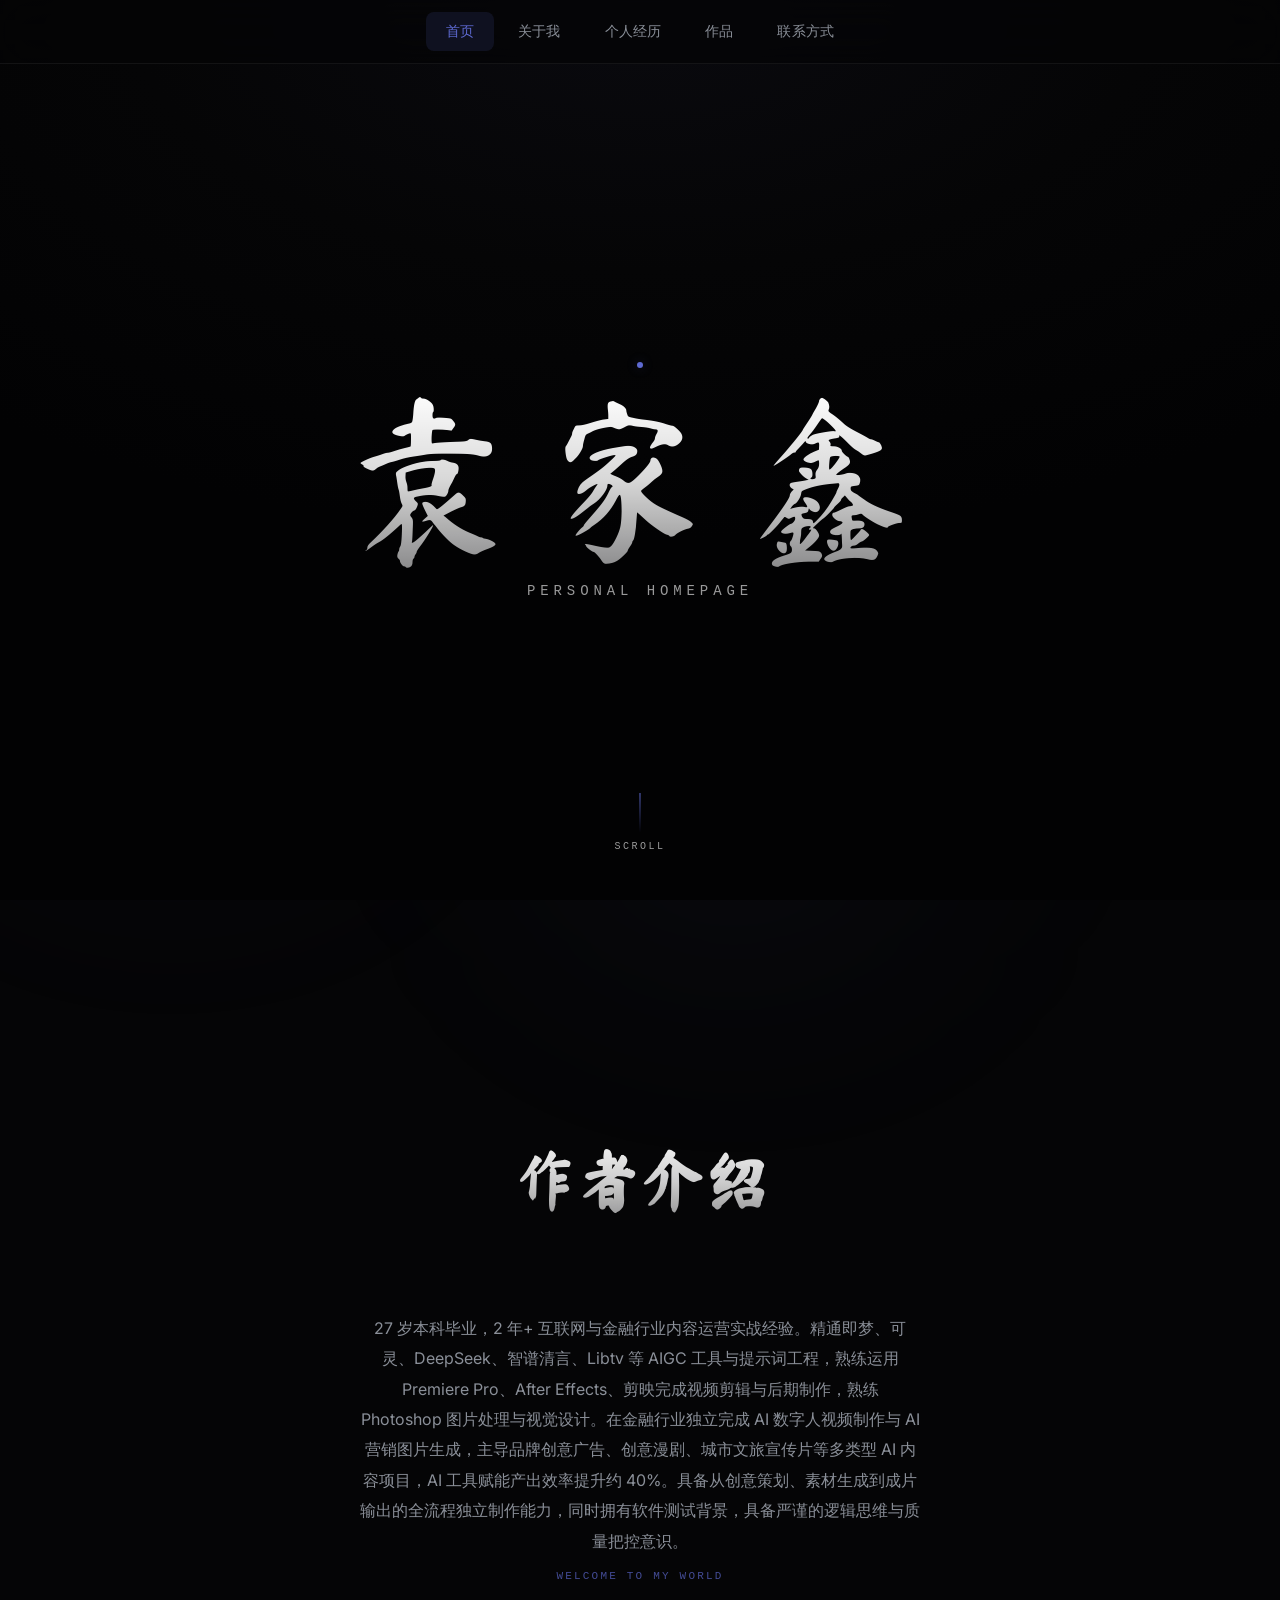
<file: index.html>
<!DOCTYPE html>
<html lang="zh-CN">
<head>
    <meta charset="UTF-8">
    <meta name="viewport" content="width=device-width, initial-scale=1.0">
    <title>袁家鑫 — 个人主页</title>

    <!-- Font preconnects -->
    <link rel="preconnect" href="https://fonts.googleapis.com">
    <link rel="preconnect" href="https://fonts.gstatic.com" crossorigin>

    <!-- Shared styles -->
    <link rel="stylesheet" href="assets/styles/main.css">

    <!-- Page-specific styles -->
    <style>
        /* ========== Hero Section ========== */
        .hero {
            position: relative;
            z-index: 2;
            width: 100%;
            min-height: 100vh;
            display: flex;
            flex-direction: column;
            align-items: center;
            justify-content: center;
            padding: var(--nav-height) 24px 0;
        }

        .hero-name {
            font-family: var(--font-display);
            font-size: clamp(100px, 16vw, 180px);
            font-weight: normal;
            letter-spacing: 0.12em;
            line-height: 1;
            user-select: none;
            /* Vertical gradient text */
            background: linear-gradient(to bottom, #ffffff 0%, rgba(255,255,255,0.85) 50%, rgba(255,255,255,0.55) 100%);
            -webkit-background-clip: text;
            background-clip: text;
            -webkit-text-fill-color: transparent;
        }

        .hero-subtitle {
            font-family: var(--font-mono);
            font-size: clamp(12px, 1.5vw, 14px);
            color: var(--foreground-subtle);
            letter-spacing: 0.35em;
            text-transform: uppercase;
            margin-top: 12px;
            user-select: none;
        }

        /* Hero accent dot */
        .hero-accent {
            width: 6px;
            height: 6px;
            border-radius: 50%;
            background: var(--accent);
            margin-bottom: 20px;
            box-shadow: 0 0 12px var(--accent-glow);
        }

        /* Scroll indicator */
        .scroll-indicator {
            position: absolute;
            bottom: 48px;
            left: 50%;
            transform: translateX(-50%);
            z-index: 3;
            display: flex;
            flex-direction: column;
            align-items: center;
            gap: 8px;
            cursor: pointer;
            background: none;
            border: none;
            color: inherit;
            font-family: inherit;
            -webkit-tap-highlight-color: transparent;
        }

        .scroll-line {
            width: 1px;
            height: 40px;
            background: linear-gradient(to bottom, var(--accent), transparent);
            animation: scrollPulse 2.5s ease-in-out infinite;
        }

        @keyframes scrollPulse {
            0%, 100% { opacity: 0.3; transform: scaleY(0.6); transform-origin: top; }
            50%      { opacity: 1;   transform: scaleY(1);   transform-origin: top; }
        }

        .scroll-label {
            font-family: var(--font-mono);
            font-size: 10px;
            color: var(--foreground-subtle);
            letter-spacing: 0.25em;
            text-transform: uppercase;
        }

        /* ========== Video Section ========== */
        .video-section {
            position: relative;
            z-index: 2;
            width: 100%;
            min-height: 100vh;
            display: flex;
            flex-direction: column;
            align-items: center;
            justify-content: center;
            padding: calc(var(--nav-height) + 48px) 24px 96px;
        }

        .section-title {
            font-family: var(--font-display);
            font-size: clamp(40px, 6vw, 64px);
            text-align: center;
            margin-bottom: 48px;
            background: linear-gradient(to bottom, #ffffff 0%, rgba(255,255,255,0.80) 50%, rgba(255,255,255,0.50) 100%);
            -webkit-background-clip: text;
            background-clip: text;
            -webkit-text-fill-color: transparent;
        }

        /* Video wrapper card */
        .video-wrapper {
            position: relative;
            width: 100%;
            max-width: 800px;
            border-radius: var(--radius-xl);
            overflow: hidden;
            background: #000;
            border: 1px solid var(--border-default);
            box-shadow:
                0 0 0 1px rgba(255,255,255,0.04),
                0 4px 24px rgba(0,0,0,0.4),
                0 0 60px rgba(0,0,0,0.3);
            transition:
                border-color var(--duration-normal) var(--ease-expo),
                box-shadow var(--duration-normal) var(--ease-expo);
        }

        .video-wrapper:hover {
            border-color: var(--border-accent);
            box-shadow:
                0 0 0 1px rgba(94,106,210,0.15),
                0 8px 40px rgba(0,0,0,0.5),
                0 0 80px rgba(94,106,210,0.08);
        }

        /* Gradient accent line at top edge */
        .video-wrapper::before {
            content: '';
            position: absolute;
            top: 0; left: 40px; right: 40px;
            height: 1px;
            background: linear-gradient(90deg, transparent, rgba(94,106,210,0.30), transparent);
            z-index: 5;
            pointer-events: none;
            opacity: 0;
            transition: opacity var(--duration-normal) var(--ease-expo);
        }

        .video-wrapper:hover::before {
            opacity: 1;
        }

        .video-wrapper video {
            display: block;
            width: 100%;
            aspect-ratio: 16 / 9;
            object-fit: cover;
            background: radial-gradient(ellipse at center, rgba(94,106,210,0.04), transparent 70%);
        }

        /* Video caption */
        .video-caption {
            margin-top: 32px;
            text-align: center;
            max-width: 560px;
        }

        .video-caption p {
            font-family: var(--font-ui);
            font-size: 16px;
            color: var(--foreground-muted);
            line-height: 1.9;
        }

        .video-caption .tag-line {
            font-family: var(--font-mono);
            font-size: 11px;
            color: var(--accent);
            letter-spacing: 0.2em;
            display: block;
            margin-top: 12px;
            opacity: 0.7;
        }

        /* ========== Responsive ========== */
        @media (max-width: 767px) {
            .hero-name {
                font-size: clamp(64px, 20vw, 100px);
            }

            .hero-subtitle {
                font-size: 11px;
                letter-spacing: 0.25em;
            }

            .scroll-indicator {
                bottom: 32px;
            }

            .scroll-line {
                height: 28px;
            }

            .video-section {
                padding: calc(var(--nav-height) + 32px) 16px 64px;
            }

            .section-title {
                font-size: clamp(32px, 8vw, 44px);
                margin-bottom: 32px;
            }

            .video-wrapper::before {
                left: 20px; right: 20px;
            }
        }
    </style>
</head>
<body>

    <!-- Skip to content -->
    <a href="#main-content" class="skip-link">跳转到主要内容</a>

    <!-- ==================== Navigation ==================== -->
    <nav class="navbar" aria-label="主导航">
        <div class="nav-inner">
            <a href="index.html" class="nav-link active">首页</a>
            <a href="about.html" class="nav-link">关于我</a>
            <a href="gallery.html" class="nav-link">个人经历</a>
            <a href="works.html" class="nav-link">作品</a>
            <a href="contact.html" class="nav-link">联系方式</a>
        </div>

        <!-- Hamburger toggle (mobile only) -->
        <button class="nav-toggle" aria-label="菜单" aria-expanded="false">
            <svg width="24" height="24" viewBox="0 0 24 24" fill="none" stroke="currentColor" stroke-width="2" stroke-linecap="round">
                <line x1="4" y1="8" x2="20" y2="8"/>
                <line x1="4" y1="12" x2="20" y2="12"/>
                <line x1="4" y1="16" x2="20" y2="16"/>
            </svg>
        </button>
    </nav>

    <!-- Mobile menu dropdown -->
    <div class="nav-mobile-menu" aria-hidden="true">
        <a href="index.html" class="nav-link active">首页</a>
        <a href="about.html" class="nav-link">关于我</a>
        <a href="gallery.html" class="nav-link">个人经历</a>
        <a href="works.html" class="nav-link">作品</a>
        <a href="contact.html" class="nav-link">联系方式</a>
    </div>

    <!-- ==================== Main Content ==================== -->
    <main id="main-content">

        <!-- Hero Section -->
        <section class="hero">
            <div class="hero-parallax" style="display:flex;flex-direction:column;align-items:center;">
                <div class="hero-accent animate-in" style="--delay:0ms;"></div>
                <h1 class="hero-name animate-in" style="--delay:100ms;">袁家鑫</h1>
                <p class="hero-subtitle animate-in" style="--delay:200ms;">Personal Homepage</p>
            </div>

            <!-- Scroll indicator -->
            <button class="scroll-indicator" onclick="document.getElementById('video-section').scrollIntoView({behavior:'smooth'})" aria-label="向下滚动">
                <span class="scroll-line"></span>
                <span class="scroll-label">Scroll</span>
            </button>
        </section>

        <!-- Video Section -->
        <section class="video-section" id="video-section">
            <h2 class="section-title animate-in" style="--delay:0ms;">作者介绍</h2>

            <div class="video-caption animate-in" style="--delay:200ms;">
                <p>27 岁本科毕业，2 年+ 互联网与金融行业内容运营实战经验。精通即梦、可灵、DeepSeek、智谱清言、Libtv 等 AIGC 工具与提示词工程，熟练运用 Premiere Pro、After Effects、剪映完成视频剪辑与后期制作，熟练 Photoshop 图片处理与视觉设计。在金融行业独立完成 AI 数字人视频制作与 AI 营销图片生成，主导品牌创意广告、创意漫剧、城市文旅宣传片等多类型 AI 内容项目，AI 工具赋能产出效率提升约 40%。具备从创意策划、素材生成到成片输出的全流程独立制作能力，同时拥有软件测试背景，具备严谨的逻辑思维与质量把控意识。</p>
                <span class="tag-line">WELCOME TO MY WORLD</span>
            </div>
        </section>

    </main>

    <!-- Shared scripts -->
    <script src="assets/scripts/main.js"></script>
</body>
</html>
</file>
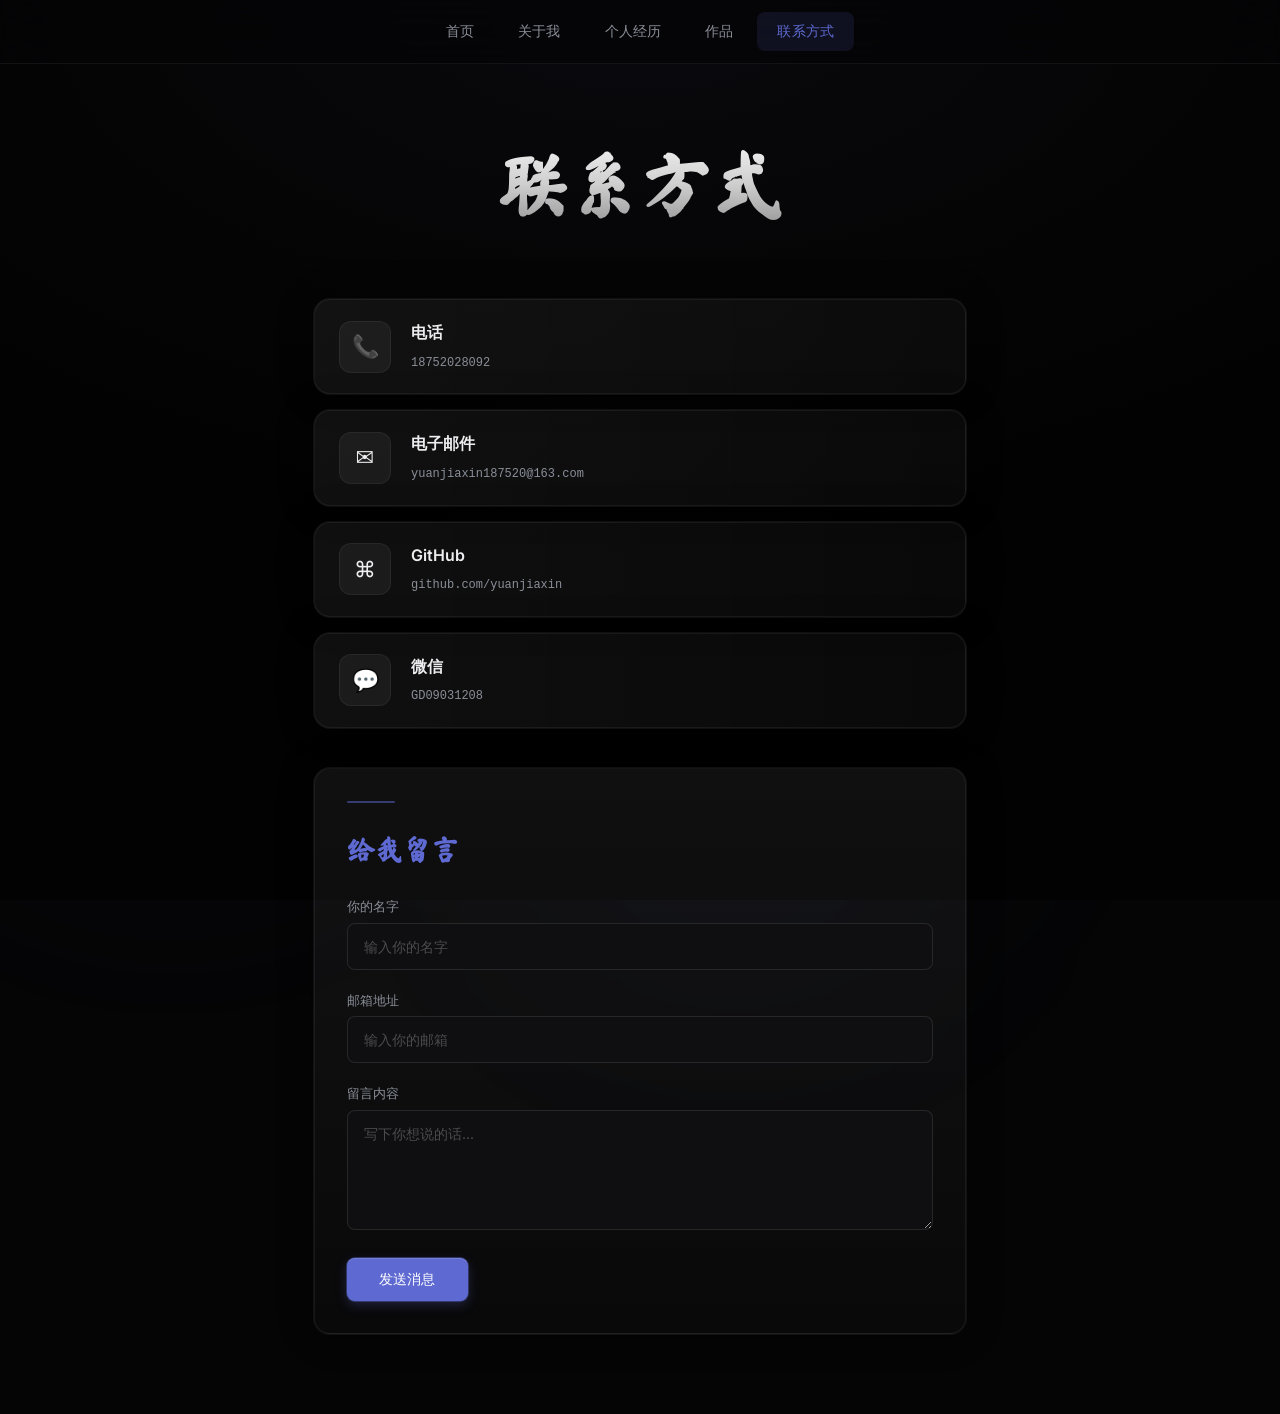
<file: contact.html>
<!DOCTYPE html>
<html lang="zh-CN">
<head>
    <meta charset="UTF-8">
    <meta name="viewport" content="width=device-width, initial-scale=1.0">
    <title>联系方式 — 袁家鑫</title>

    <link rel="preconnect" href="https://fonts.googleapis.com">
    <link rel="preconnect" href="https://fonts.gstatic.com" crossorigin>

    <link rel="stylesheet" href="assets/styles/main.css">

    <style>
        /* ========== Page Layout ========== */
        .contact-content {
            position: relative;
            z-index: 2;
            padding-top: calc(var(--nav-height) + 64px);
            padding-bottom: 80px;
            max-width: 700px;
            margin: 0 auto;
            padding-left: 24px;
            padding-right: 24px;
        }

        .page-title {
            font-family: var(--font-display);
            font-size: clamp(48px, 7vw, 72px);
            text-align: center;
            margin-bottom: 56px;
            background: linear-gradient(to bottom, #ffffff 0%, rgba(255,255,255,0.80) 50%, rgba(255,255,255,0.50) 100%);
            -webkit-background-clip: text;
            background-clip: text;
            -webkit-text-fill-color: transparent;
        }

        /* ========== Contact List ========== */
        .contact-list {
            display: flex;
            flex-direction: column;
            gap: 16px;
            margin-bottom: 40px;
        }

        .contact-card {
            position: relative;
            display: flex;
            align-items: center;
            gap: 20px;
            padding: 20px 24px;
            background: linear-gradient(to right, rgba(255,255,255,0.06), rgba(255,255,255,0.03));
            border: 1px solid var(--border-default);
            border-radius: var(--radius-xl);
            text-decoration: none;
            color: inherit;
            cursor: pointer;
            overflow: hidden;
            box-shadow: var(--shadow-card);
            transition:
                transform var(--duration-normal) var(--ease-expo),
                border-color var(--duration-normal) var(--ease-expo),
                box-shadow var(--duration-normal) var(--ease-expo);
        }

        .contact-card:hover {
            transform: translateX(4px);
            border-color: var(--border-hover);
            box-shadow: var(--shadow-card-hover);
        }

        /* Spotlight overlay */
        .contact-spotlight {
            position: absolute;
            top: 0; left: 0;
            width: 100%; height: 100%;
            z-index: 1;
            pointer-events: none;
            opacity: 0;
            background: radial-gradient(
                300px circle at var(--spotlight-x, 50%) var(--spotlight-y, 50%),
                rgba(94, 106, 210, 0.10),
                transparent 70%
            );
            transition: opacity var(--duration-fast) var(--ease-expo);
        }

        .contact-card:hover .contact-spotlight {
            opacity: 1;
        }

        /* Icon container */
        .c-icon {
            position: relative;
            z-index: 2;
            width: 52px;
            height: 52px;
            border-radius: var(--radius-lg);
            background: var(--surface);
            border: 1px solid var(--border-default);
            display: flex;
            align-items: center;
            justify-content: center;
            font-size: 22px;
            flex-shrink: 0;
            transition:
                border-color var(--duration-fast) var(--ease-expo),
                box-shadow var(--duration-fast) var(--ease-expo);
        }

        .contact-card:hover .c-icon {
            border-color: var(--border-accent);
            box-shadow: 0 0 20px var(--accent-glow-soft);
        }

        /* Info */
        .c-info {
            position: relative;
            z-index: 2;
        }

        .c-info h3 {
            font-family: var(--font-ui);
            font-size: 16px;
            font-weight: 600;
            color: var(--foreground);
            margin-bottom: 2px;
        }

        .c-info span {
            font-family: var(--font-mono);
            font-size: 12px;
            color: var(--foreground-muted);
        }

        /* ========== Contact Form ========== */
        .form-card {
            position: relative;
            padding: 32px;
            background: linear-gradient(to bottom, rgba(255,255,255,0.06), rgba(255,255,255,0.02));
            border: 1px solid var(--border-default);
            border-radius: var(--radius-xl);
            box-shadow: var(--shadow-card);
        }

        /* Accent line at top */
        .form-card::before {
            content: '';
            display: block;
            width: 48px;
            height: 2px;
            border-radius: 1px;
            background: var(--accent);
            margin-bottom: 24px;
            opacity: 0.5;
        }

        .form-card h2 {
            font-family: var(--font-display);
            font-size: 28px;
            color: var(--accent);
            margin-bottom: 24px;
        }

        .form-group {
            margin-bottom: 20px;
        }

        .form-group label {
            display: block;
            font-family: var(--font-ui);
            font-size: 13px;
            font-weight: 500;
            color: var(--foreground-muted);
            margin-bottom: 6px;
            letter-spacing: 0.01em;
        }

        .form-group input,
        .form-group textarea {
            width: 100%;
            padding: 12px 16px;
            background: #0F0F12;
            border: 1px solid rgba(255, 255, 255, 0.10);
            border-radius: var(--radius-md);
            color: var(--foreground);
            font-family: var(--font-ui);
            font-size: 14px;
            line-height: 1.5;
            outline: none;
            transition:
                border-color var(--duration-fast) var(--ease-expo),
                box-shadow var(--duration-fast) var(--ease-expo);
        }

        .form-group input::placeholder,
        .form-group textarea::placeholder {
            color: rgba(255, 255, 255, 0.25);
        }

        .form-group input:focus,
        .form-group textarea:focus {
            border-color: rgba(94, 106, 210, 0.40);
            box-shadow:
                0 0 0 3px rgba(94, 106, 210, 0.12),
                0 0 20px rgba(94, 106, 210, 0.05);
        }

        .form-group textarea {
            min-height: 120px;
            resize: vertical;
        }

        .btn-submit {
            display: inline-flex;
            align-items: center;
            gap: 8px;
            padding: 12px 32px;
            font-family: var(--font-ui);
            font-size: 14px;
            font-weight: 500;
            color: #ffffff;
            background: var(--accent);
            border: none;
            border-radius: var(--radius-md);
            cursor: pointer;
            letter-spacing: 0.01em;
            box-shadow:
                0 0 0 1px rgba(94,106,210,0.40),
                0 4px 12px rgba(94,106,210,0.25),
                inset 0 1px 0 0 rgba(255,255,255,0.15);
            transition:
                background var(--duration-fast) var(--ease-expo),
                box-shadow var(--duration-normal) var(--ease-expo),
                transform var(--duration-fast) var(--ease-expo);
        }

        .btn-submit:hover {
            background: var(--accent-bright);
            box-shadow:
                0 0 0 1px rgba(94,106,210,0.50),
                0 6px 20px rgba(94,106,210,0.35),
                inset 0 1px 0 0 rgba(255,255,255,0.20);
        }

        .btn-submit:active {
            transform: scale(0.98);
        }

        /* ========== Responsive ========== */
        @media (max-width: 767px) {
            .contact-content {
                padding-top: calc(var(--nav-height) + 40px);
                padding-left: 16px;
                padding-right: 16px;
            }

            .page-title {
                font-size: clamp(36px, 10vw, 48px);
                margin-bottom: 40px;
            }

            .contact-card {
                padding: 16px 18px;
                gap: 14px;
            }

            .c-icon {
                width: 44px;
                height: 44px;
                font-size: 18px;
            }

            .form-card {
                padding: 22px;
            }

            .form-card h2 {
                font-size: 22px;
            }
        }
    </style>
</head>
<body>

    <a href="#main-content" class="skip-link">跳转到主要内容</a>

    <!-- Navigation -->
    <nav class="navbar" aria-label="主导航">
        <div class="nav-inner">
            <a href="index.html" class="nav-link">首页</a>
            <a href="about.html" class="nav-link">关于我</a>
            <a href="gallery.html" class="nav-link">个人经历</a>
            <a href="works.html" class="nav-link">作品</a>
            <a href="contact.html" class="nav-link active">联系方式</a>
        </div>
        <button class="nav-toggle" aria-label="菜单" aria-expanded="false">
            <svg width="24" height="24" viewBox="0 0 24 24" fill="none" stroke="currentColor" stroke-width="2" stroke-linecap="round">
                <line x1="4" y1="8" x2="20" y2="8"/>
                <line x1="4" y1="12" x2="20" y2="12"/>
                <line x1="4" y1="16" x2="20" y2="16"/>
            </svg>
        </button>
    </nav>

    <div class="nav-mobile-menu" aria-hidden="true">
        <a href="index.html" class="nav-link">首页</a>
        <a href="about.html" class="nav-link">关于我</a>
        <a href="gallery.html" class="nav-link">个人经历</a>
        <a href="works.html" class="nav-link">作品</a>
        <a href="contact.html" class="nav-link active">联系方式</a>
    </div>

    <!-- Main Content -->
    <main id="main-content">
        <div class="contact-content">

            <h1 class="page-title animate-in" style="--delay:0ms;">联系方式</h1>

            <!-- Contact Cards -->
            <div class="contact-list">

                <a href="tel:18752028092" class="contact-card card-spotlight animate-in" style="--delay:100ms;">
                    <div class="contact-spotlight"></div>
                    <div class="c-icon">📞</div>
                    <div class="c-info">
                        <h3>电话</h3>
                        <span>18752028092</span>
                    </div>
                </a>

                <a href="mailto:yuanjiaxin187520@163.com" class="contact-card card-spotlight animate-in" style="--delay:150ms;">
                    <div class="contact-spotlight"></div>
                    <div class="c-icon">✉</div>
                    <div class="c-info">
                        <h3>电子邮件</h3>
                        <span>yuanjiaxin187520@163.com</span>
                    </div>
                </a>

                <a href="https://github.com" target="_blank" rel="noopener" class="contact-card card-spotlight animate-in" style="--delay:200ms;">
                    <div class="contact-spotlight"></div>
                    <div class="c-icon">⌘</div>
                    <div class="c-info">
                        <h3>GitHub</h3>
                        <span>github.com/yuanjiaxin</span>
                    </div>
                </a>

                <a href="#" class="contact-card card-spotlight animate-in" style="--delay:250ms;">
                    <div class="contact-spotlight"></div>
                    <div class="c-icon">💬</div>
                    <div class="c-info">
                        <h3>微信</h3>
                        <span>GD09031208</span>
                    </div>
                </a>

            </div>

            <!-- Message Form -->
            <div class="form-card animate-in" style="--delay:300ms;">
                <h2>给我留言</h2>
                <div class="form-group">
                    <label for="name">你的名字</label>
                    <input type="text" id="name" placeholder="输入你的名字">
                </div>
                <div class="form-group">
                    <label for="email">邮箱地址</label>
                    <input type="email" id="email" placeholder="输入你的邮箱">
                </div>
                <div class="form-group">
                    <label for="message">留言内容</label>
                    <textarea id="message" placeholder="写下你想说的话..."></textarea>
                </div>
                <button class="btn-submit">发送消息</button>
            </div>

        </div>
    </main>

    <script src="assets/scripts/main.js"></script>
</body>
</html>
</file>
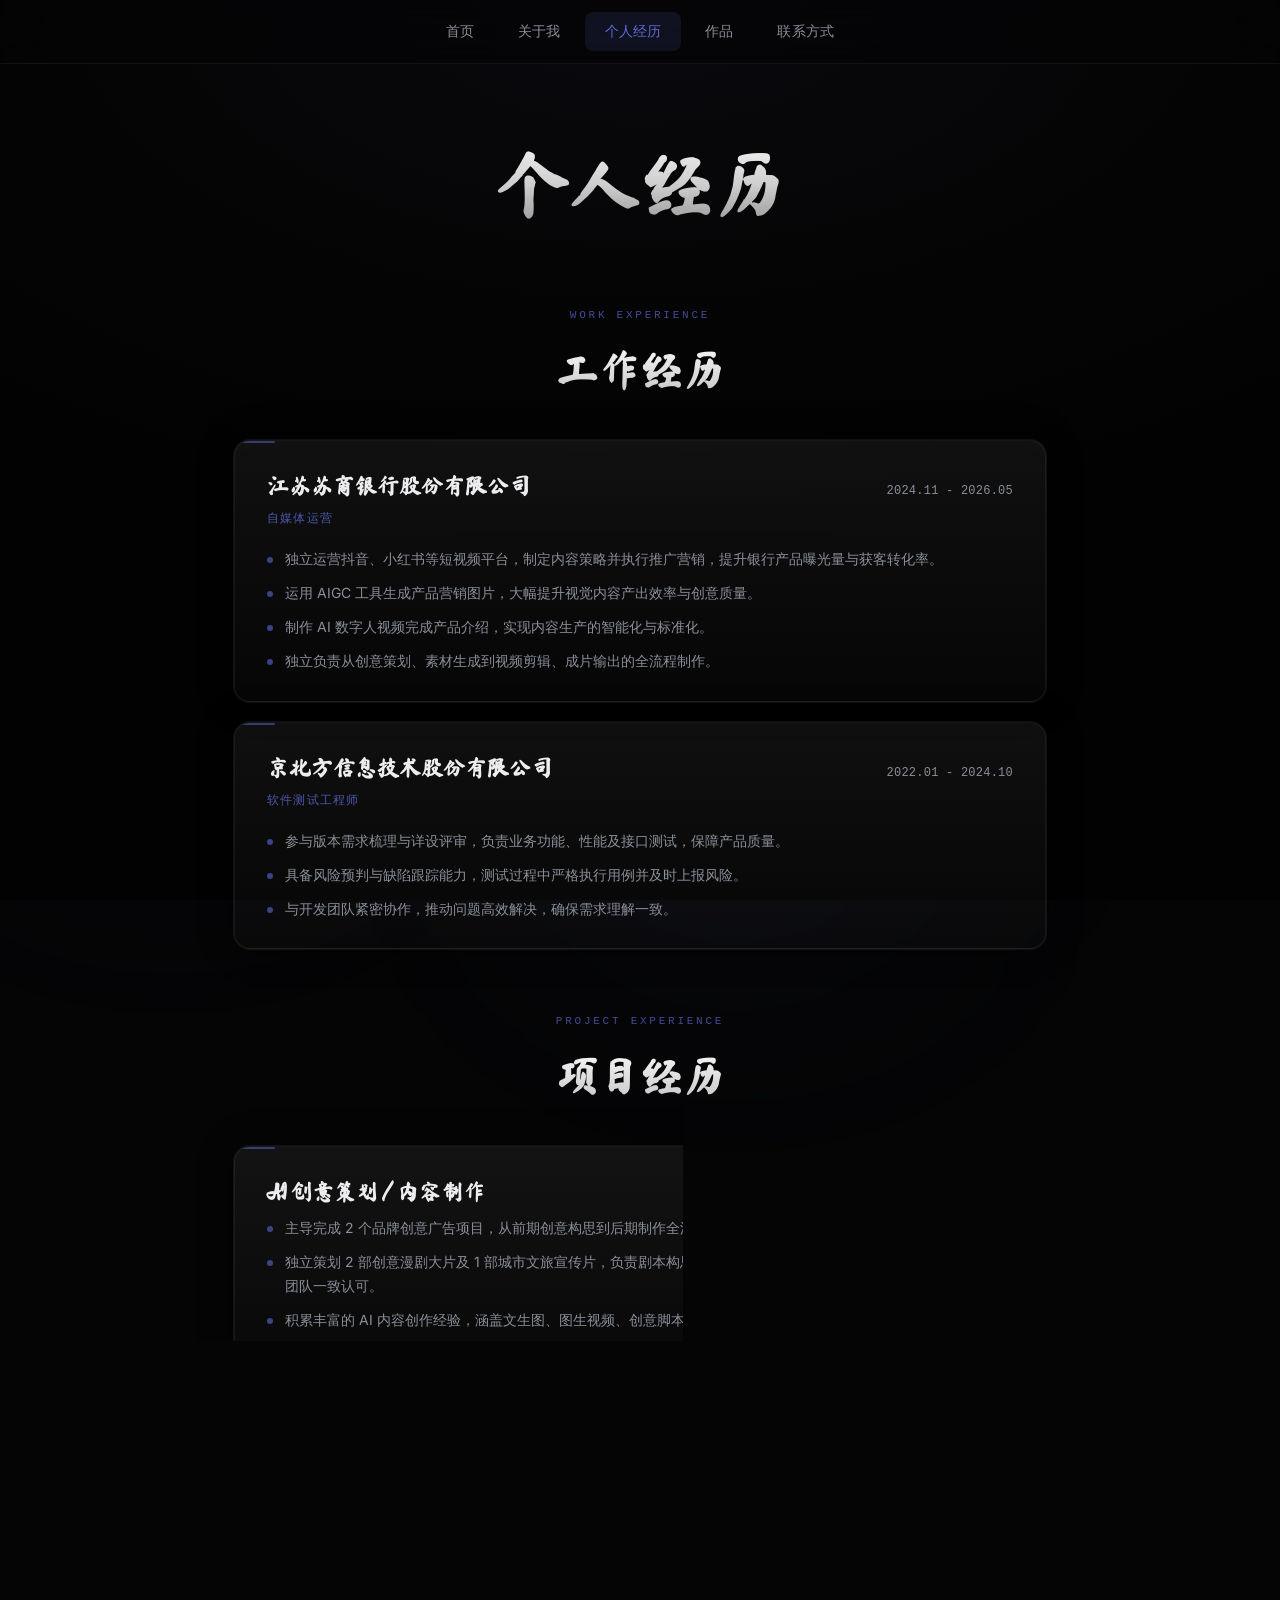
<file: gallery.html>
<!DOCTYPE html>
<html lang="zh-CN">
<head>
    <meta charset="UTF-8">
    <meta name="viewport" content="width=device-width, initial-scale=1.0">
    <title>个人经历 — 袁家鑫</title>

    <link rel="preconnect" href="https://fonts.googleapis.com">
    <link rel="preconnect" href="https://fonts.gstatic.com" crossorigin>

    <link rel="stylesheet" href="assets/styles/main.css">

    <style>
        /* ========== Page Layout ========== */
        .exp-content {
            position: relative;
            z-index: 2;
            padding-top: calc(var(--nav-height) + 64px);
            padding-bottom: 80px;
            max-width: 860px;
            margin: 0 auto;
            padding-left: 24px;
            padding-right: 24px;
        }

        .page-title {
            font-family: var(--font-display);
            font-size: clamp(48px, 7vw, 72px);
            text-align: center;
            margin-bottom: 64px;
            background: linear-gradient(to bottom, #ffffff 0%, rgba(255,255,255,0.80) 50%, rgba(255,255,255,0.50) 100%);
            -webkit-background-clip: text;
            background-clip: text;
            -webkit-text-fill-color: transparent;
        }

        /* ========== Section ========== */
        .exp-section {
            margin-bottom: 64px;
        }

        .exp-section:last-child {
            margin-bottom: 0;
        }

        .section-head {
            display: flex;
            flex-direction: column;
            align-items: center;
            margin-bottom: 36px;
        }

        .section-tag {
            font-family: var(--font-mono);
            font-size: 11px;
            color: var(--accent);
            letter-spacing: 0.25em;
            text-transform: uppercase;
            opacity: 0.7;
            margin-bottom: 12px;
        }

        .section-heading {
            font-family: var(--font-display);
            font-size: clamp(30px, 5vw, 42px);
            background: linear-gradient(to bottom, #ffffff 0%, rgba(255,255,255,0.75) 100%);
            -webkit-background-clip: text;
            background-clip: text;
            -webkit-text-fill-color: transparent;
        }

        /* ========== Timeline Cards ========== */
        .timeline {
            display: flex;
            flex-direction: column;
            gap: 20px;
        }

        .exp-card {
            position: relative;
            padding: 28px 32px;
            background: linear-gradient(to bottom, rgba(255,255,255,0.06), rgba(255,255,255,0.02));
            border: 1px solid var(--border-default);
            border-radius: var(--radius-xl);
            box-shadow: var(--shadow-card);
            transition:
                border-color var(--duration-normal) var(--ease-expo),
                box-shadow var(--duration-normal) var(--ease-expo);
        }

        .exp-card:hover {
            border-color: var(--border-hover);
            box-shadow: var(--shadow-card-hover);
        }

        /* Accent line at top */
        .exp-card::before {
            content: '';
            display: block;
            width: 40px;
            height: 2px;
            border-radius: 1px;
            background: var(--accent);
            margin-bottom: 20px;
            opacity: 0.5;
        }

        .exp-header {
            display: flex;
            justify-content: space-between;
            align-items: baseline;
            flex-wrap: wrap;
            gap: 8px;
            margin-bottom: 6px;
        }

        .exp-company {
            font-family: var(--font-display);
            font-size: 22px;
            color: var(--foreground);
        }

        .exp-date {
            font-family: var(--font-mono);
            font-size: 12px;
            color: var(--foreground-muted);
            letter-spacing: 0.02em;
        }

        .exp-role {
            font-family: var(--font-mono);
            font-size: 12px;
            color: var(--accent);
            letter-spacing: 0.1em;
            text-transform: uppercase;
            opacity: 0.8;
            margin-bottom: 18px;
        }

        .exp-list {
            list-style: none;
            padding: 0;
            margin: 0;
            display: flex;
            flex-direction: column;
            gap: 10px;
        }

        .exp-list li {
            position: relative;
            padding-left: 18px;
            font-family: var(--font-ui);
            font-size: 14px;
            color: var(--foreground-muted);
            line-height: 1.7;
        }

        .exp-list li::before {
            content: '';
            position: absolute;
            left: 0;
            top: 10px;
            width: 6px;
            height: 6px;
            border-radius: 50%;
            background: var(--accent);
            opacity: 0.6;
        }

        /* ========== Responsive ========== */
        @media (max-width: 767px) {
            .exp-content {
                padding-top: calc(var(--nav-height) + 40px);
                padding-left: 16px;
                padding-right: 16px;
            }

            .page-title {
                font-size: clamp(36px, 10vw, 48px);
                margin-bottom: 48px;
            }

            .exp-card {
                padding: 22px 20px;
            }

            .exp-company {
                font-size: 19px;
            }

            .exp-list li {
                font-size: 13px;
            }
        }
    </style>
</head>
<body>

    <a href="#main-content" class="skip-link">跳转到主要内容</a>

    <!-- Navigation -->
    <nav class="navbar" aria-label="主导航">
        <div class="nav-inner">
            <a href="index.html" class="nav-link">首页</a>
            <a href="about.html" class="nav-link">关于我</a>
            <a href="gallery.html" class="nav-link active">个人经历</a>
            <a href="works.html" class="nav-link">作品</a>
            <a href="contact.html" class="nav-link">联系方式</a>
        </div>
        <button class="nav-toggle" aria-label="菜单" aria-expanded="false">
            <svg width="24" height="24" viewBox="0 0 24 24" fill="none" stroke="currentColor" stroke-width="2" stroke-linecap="round">
                <line x1="4" y1="8" x2="20" y2="8"/>
                <line x1="4" y1="12" x2="20" y2="12"/>
                <line x1="4" y1="16" x2="20" y2="16"/>
            </svg>
        </button>
    </nav>

    <div class="nav-mobile-menu" aria-hidden="true">
        <a href="index.html" class="nav-link">首页</a>
        <a href="about.html" class="nav-link">关于我</a>
        <a href="gallery.html" class="nav-link active">个人经历</a>
        <a href="works.html" class="nav-link">作品</a>
        <a href="contact.html" class="nav-link">联系方式</a>
    </div>

    <!-- Main Content -->
    <main id="main-content">
        <div class="exp-content">

            <h1 class="page-title animate-in" style="--delay:0ms;">个人经历</h1>

            <!-- ========== 工作经历 ========== -->
            <section class="exp-section">
                <div class="section-head animate-in" style="--delay:100ms;">
                    <span class="section-tag">Work Experience</span>
                    <h2 class="section-heading">工作经历</h2>
                </div>

                <div class="timeline">

                    <div class="exp-card card-spotlight animate-in" style="--delay:150ms;">
                        <div class="exp-header">
                            <h3 class="exp-company">江苏苏商银行股份有限公司</h3>
                            <span class="exp-date">2024.11 - 2026.05</span>
                        </div>
                        <div class="exp-role">自媒体运营</div>
                        <ul class="exp-list">
                            <li>独立运营抖音、小红书等短视频平台，制定内容策略并执行推广营销，提升银行产品曝光量与获客转化率。</li>
                            <li>运用 AIGC 工具生成产品营销图片，大幅提升视觉内容产出效率与创意质量。</li>
                            <li>制作 AI 数字人视频完成产品介绍，实现内容生产的智能化与标准化。</li>
                            <li>独立负责从创意策划、素材生成到视频剪辑、成片输出的全流程制作。</li>
                        </ul>
                    </div>

                    <div class="exp-card card-spotlight animate-in" style="--delay:250ms;">
                        <div class="exp-header">
                            <h3 class="exp-company">京北方信息技术股份有限公司</h3>
                            <span class="exp-date">2022.01 - 2024.10</span>
                        </div>
                        <div class="exp-role">软件测试工程师</div>
                        <ul class="exp-list">
                            <li>参与版本需求梳理与详设评审，负责业务功能、性能及接口测试，保障产品质量。</li>
                            <li>具备风险预判与缺陷跟踪能力，测试过程中严格执行用例并及时上报风险。</li>
                            <li>与开发团队紧密协作，推动问题高效解决，确保需求理解一致。</li>
                        </ul>
                    </div>

                </div>
            </section>

            <!-- ========== 项目经历 ========== -->
            <section class="exp-section">
                <div class="section-head animate-in" style="--delay:100ms;">
                    <span class="section-tag">Project Experience</span>
                    <h2 class="section-heading">项目经历</h2>
                </div>

                <div class="timeline">

                    <div class="exp-card card-spotlight animate-in" style="--delay:150ms;">
                        <div class="exp-header">
                            <h3 class="exp-company">AI 创意策划 / 内容制作</h3>
                        </div>
                        <ul class="exp-list">
                            <li>主导完成 2 个品牌创意广告项目，从前期创意构思到后期制作全流程把控，运用 AI 工具提升内容产出效率约 40%。</li>
                            <li>独立策划 2 部创意漫剧大片及 1 部城市文旅宣传片，负责剧本构思、AI 辅助画面生成与后期合成，作品风格新颖，获团队一致认可。</li>
                            <li>积累丰富的 AI 内容创作经验，涵盖文生图、图生视频、创意脚本撰写等核心环节。</li>
                        </ul>
                    </div>

                    <div class="exp-card card-spotlight animate-in" style="--delay:250ms;">
                        <div class="exp-header">
                            <h3 class="exp-company">AI 智能体搭建 / Prompt 分镜自动化</h3>
                        </div>
                        <ul class="exp-list">
                            <li>独立搭建 Prompt 分镜智能体，实现从剧情解析、分镜拆解、镜头设计到 Prompt 自动生成的全流程自动化。</li>
                            <li>运用多智能体协作架构，将剧本到分镜的创作链路效率提升约 60%，单集分镜制作时间从数小时缩短至分钟级。</li>
                            <li>沉淀分镜 Prompt 模板库与镜头语言知识库，显著提升 AI 生成画面的镜头准确率与风格一致性。</li>
                        </ul>
                    </div>

                </div>
            </section>

        </div>
    </main>

    <script src="assets/scripts/main.js"></script>
</body>
</html>
</file>
<file: assets/styles/main.css>
/* ============================================================
   main.css — Linear/Modern Design System
   Shared styles for xiongfei.me personal site
   ============================================================ */

/* Google Fonts */
@import url('https://fonts.googleapis.com/css2?family=Inter:wght@400;500;600;700&family=Ma+Shan+Zheng&display=swap');

/* --------------------------------------------------------
   1. Design Tokens (CSS Custom Properties)
   -------------------------------------------------------- */
:root {
  /* --- Colors --- */
  --bg-deep: #020203;
  --bg-base: #050506;
  --bg-elevated: #0a0a0c;
  --surface: rgba(255, 255, 255, 0.05);
  --surface-hover: rgba(255, 255, 255, 0.08);
  --surface-active: rgba(255, 255, 255, 0.03);

  --foreground: #EDEDEF;
  --foreground-muted: #8A8F98;
  --foreground-subtle: rgba(255, 255, 255, 0.60);

  --accent: #5E6AD2;
  --accent-bright: #6872D9;
  --accent-glow: rgba(94, 106, 210, 0.30);
  --accent-glow-soft: rgba(94, 106, 210, 0.12);

  --border-default: rgba(255, 255, 255, 0.06);
  --border-hover: rgba(255, 255, 255, 0.10);
  --border-accent: rgba(94, 106, 210, 0.30);

  /* --- Typography --- */
  --font-ui: 'Inter', 'Geist Sans', system-ui, -apple-system, 'Segoe UI', sans-serif;
  --font-display: 'Ma Shan Zheng', 'KaiTi', 'STKaiti', 'AR PL UKai CN', serif;
  --font-mono: 'JetBrains Mono', 'Courier New', 'Source Code Pro', monospace;

  /* --- Spacing --- */
  --nav-height: 64px;
  --nav-height-mobile: 56px;

  /* --- Radii --- */
  --radius-sm: 6px;
  --radius-md: 8px;
  --radius-lg: 12px;
  --radius-xl: 16px;
  --radius-full: 9999px;

  /* --- Shadows (multi-layer) --- */
  --shadow-card: 0 0 0 1px rgba(255,255,255,0.06),
                 0 2px 20px rgba(0,0,0,0.4),
                 0 0 40px rgba(0,0,0,0.2);
  --shadow-card-hover: 0 0 0 1px rgba(255,255,255,0.10),
                        0 8px 40px rgba(0,0,0,0.5),
                        0 0 80px rgba(94,106,210,0.10);
  --shadow-button: 0 0 0 1px rgba(94,106,210,0.50),
                   0 4px 12px rgba(94,106,210,0.30),
                   inset 0 1px 0 0 rgba(255,255,255,0.20);
  --shadow-button-hover: 0 0 0 1px rgba(94,106,210,0.60),
                          0 6px 20px rgba(94,106,210,0.40),
                          inset 0 1px 0 0 rgba(255,255,255,0.25);

  /* --- Transitions --- */
  --ease-expo: cubic-bezier(0.16, 1, 0.3, 1);
  --duration-fast: 200ms;
  --duration-normal: 300ms;
  --duration-slow: 600ms;
}

/* --------------------------------------------------------
   2. CSS Reset & Base
   -------------------------------------------------------- */
*, *::before, *::after {
  margin: 0;
  padding: 0;
  box-sizing: border-box;
}

html {
  scroll-behavior: smooth;
  -webkit-font-smoothing: antialiased;
  -moz-osx-font-smoothing: grayscale;
}

body {
  width: 100%;
  min-height: 100vh;
  background: var(--bg-base);
  color: var(--foreground);
  font-family: var(--font-ui);
  font-size: 16px;
  line-height: 1.6;
  overflow-x: hidden;
}

img {
  display: block;
  max-width: 100%;
}

a {
  color: inherit;
  text-decoration: none;
}

button {
  font-family: inherit;
  cursor: pointer;
  border: none;
  background: none;
}

/* --------------------------------------------------------
   3. Background System
   -------------------------------------------------------- */

/* Layer 1: Base radial gradient */
.bg-layer {
  position: fixed;
  top: 0; left: 0;
  width: 100%; height: 100%;
  z-index: 0;
  pointer-events: none;
}

.bg-layer-base {
  background:
    radial-gradient(ellipse 80% 60% at 50% 0%, #0a0a0f 0%, #050506 50%, #020203 100%);
}

/* Layer 2: SVG noise texture */
.bg-layer-noise {
  opacity: 0.015;
  background-image: url("data:image/svg+xml,%3Csvg viewBox='0 0 256 256' xmlns='http://www.w3.org/2000/svg'%3E%3Cfilter id='n'%3E%3CfeTurbulence type='fractalNoise' baseFrequency='0.9' numOctaves='4' stitchTiles='stitch'/%3E%3C/filter%3E%3Crect width='100%25' height='100%25' filter='url(%23n)'/%3E%3C/svg%3E");
  background-repeat: repeat;
  background-size: 256px 256px;
}

/* Layer 3: Grid overlay */
.bg-layer-grid {
  opacity: 0.02;
  background-image:
    linear-gradient(rgba(255,255,255,0.3) 1px, transparent 1px),
    linear-gradient(90deg, rgba(255,255,255,0.3) 1px, transparent 1px);
  background-size: 64px 64px;
}

/* Layer 4: Animated gradient blobs */
.bg-blob {
  position: fixed;
  border-radius: 50%;
  filter: blur(120px);
  pointer-events: none;
  z-index: 0;
  will-change: transform;
}

.bg-blob--primary {
  width: 900px; height: 600px;
  top: -15%; left: 50%;
  transform: translateX(-50%);
  background: radial-gradient(circle at center, rgba(94,106,210,0.20), transparent 70%);
  animation: float-primary 9s ease-in-out infinite;
}

.bg-blob--secondary {
  width: 600px; height: 500px;
  top: 40%; left: -10%;
  background: radial-gradient(circle at center, rgba(120,100,210,0.13), transparent 70%);
  animation: float-secondary 8s ease-in-out infinite;
}

.bg-blob--tertiary {
  width: 500px; height: 450px;
  top: 30%; right: -8%;
  background: radial-gradient(circle at center, rgba(80,120,210,0.10), transparent 70%);
  animation: float-tertiary 10s ease-in-out infinite;
}

.bg-blob--accent {
  width: 700px; height: 400px;
  bottom: -10%; left: 30%;
  background: radial-gradient(circle at center, rgba(94,106,210,0.08), transparent 70%);
  animation: float-accent 11s ease-in-out infinite;
}

/* --------------------------------------------------------
   4. Navigation
   -------------------------------------------------------- */
.navbar {
  position: fixed;
  top: 0; left: 0;
  width: 100%;
  height: var(--nav-height);
  z-index: 100;
  background: rgba(5, 5, 6, 0.72);
  backdrop-filter: blur(20px);
  -webkit-backdrop-filter: blur(20px);
  border-bottom: 1px solid var(--border-default);
  display: flex;
  align-items: center;
  justify-content: center;
  transition: background var(--duration-normal) var(--ease-expo);
}

.nav-inner {
  display: flex;
  gap: 4px;
  align-items: center;
}

.nav-link {
  font-family: var(--font-ui);
  font-size: 14px;
  font-weight: 500;
  color: var(--foreground-muted);
  text-decoration: none;
  padding: 8px 20px;
  border-radius: var(--radius-md);
  letter-spacing: 0.01em;
  transition:
    color var(--duration-fast) var(--ease-expo),
    background var(--duration-fast) var(--ease-expo);
  white-space: nowrap;
}

.nav-link:hover {
  color: var(--foreground);
  background: var(--surface);
}

.nav-link.active {
  color: var(--accent);
  background: var(--accent-glow-soft);
}

.nav-link.active:hover {
  color: var(--accent-bright);
}

/* Mobile menu toggle */
.nav-toggle {
  display: none;
  position: absolute;
  right: 16px;
  top: 50%;
  transform: translateY(-50%);
  width: 40px;
  height: 40px;
  align-items: center;
  justify-content: center;
  border-radius: var(--radius-md);
  color: var(--foreground-muted);
  z-index: 101;
  transition: color var(--duration-fast);
}

.nav-toggle:hover {
  color: var(--foreground);
}

.nav-toggle svg {
  width: 22px;
  height: 22px;
}

/* Mobile nav dropdown */
.nav-mobile-menu {
  display: none;
  position: fixed;
  top: var(--nav-height);
  left: 0;
  width: 100%;
  z-index: 99;
  background: rgba(5, 5, 6, 0.95);
  backdrop-filter: blur(24px);
  -webkit-backdrop-filter: blur(24px);
  border-bottom: 1px solid var(--border-default);
  padding: 16px 24px 24px;
  flex-direction: column;
  gap: 4px;
  transform: translateY(-8px);
  opacity: 0;
  transition:
    opacity var(--duration-fast) var(--ease-expo),
    transform var(--duration-fast) var(--ease-expo);
}

.nav-mobile-menu.is-open {
  display: flex;
  transform: translateY(0);
  opacity: 1;
}

.nav-mobile-menu .nav-link {
  font-size: 15px;
  padding: 12px 16px;
  width: 100%;
}

/* --------------------------------------------------------
   5. Typography Utilities
   -------------------------------------------------------- */

/* Vertical gradient text (headlines) */
.text-gradient {
  background: linear-gradient(to bottom, #ffffff 0%, rgba(255,255,255,0.90) 50%, rgba(255,255,255,0.60) 100%);
  -webkit-background-clip: text;
  background-clip: text;
  -webkit-text-fill-color: transparent;
}

/* Accent gradient text */
.text-accent {
  background: linear-gradient(135deg, var(--accent) 0%, #8B95E0 50%, var(--accent) 100%);
  background-size: 200% auto;
  -webkit-background-clip: text;
  background-clip: text;
  -webkit-text-fill-color: transparent;
  animation: shimmer 4s linear infinite;
}

/* Section label tag */
.section-tag {
  display: inline-block;
  font-family: var(--font-mono);
  font-size: 11px;
  font-weight: 500;
  color: var(--foreground-subtle);
  letter-spacing: 0.2em;
  text-transform: uppercase;
  margin-bottom: 16px;
}

/* --------------------------------------------------------
   6. Buttons
   -------------------------------------------------------- */
.btn {
  display: inline-flex;
  align-items: center;
  justify-content: center;
  gap: 8px;
  font-family: var(--font-ui);
  font-size: 14px;
  font-weight: 500;
  padding: 10px 24px;
  border-radius: var(--radius-md);
  letter-spacing: 0.01em;
  cursor: pointer;
  transition:
    all var(--duration-fast) var(--ease-expo),
    box-shadow var(--duration-normal) var(--ease-expo);
  user-select: none;
  white-space: nowrap;
}

.btn:active {
  transform: scale(0.98);
}

/* Primary */
.btn-primary {
  background: var(--accent);
  color: #ffffff;
  box-shadow: var(--shadow-button);
}

.btn-primary:hover {
  background: var(--accent-bright);
  box-shadow: var(--shadow-button-hover);
}

/* Secondary */
.btn-secondary {
  background: var(--surface);
  color: var(--foreground);
  box-shadow: 0 0 0 1px rgba(255,255,255,0.06),
              inset 0 1px 0 0 rgba(255,255,255,0.08);
}

.btn-secondary:hover {
  background: var(--surface-hover);
  box-shadow: 0 0 0 1px rgba(255,255,255,0.10),
              0 4px 16px rgba(0,0,0,0.3),
              inset 0 1px 0 0 rgba(255,255,255,0.10);
}

/* Ghost */
.btn-ghost {
  background: transparent;
  color: var(--foreground-muted);
}

.btn-ghost:hover {
  background: var(--surface);
  color: var(--foreground);
}

/* --------------------------------------------------------
   7. Cards
   -------------------------------------------------------- */

/* Base card */
.card {
  position: relative;
  background: linear-gradient(to bottom, rgba(255,255,255,0.08), rgba(255,255,255,0.03));
  border: 1px solid var(--border-default);
  border-radius: var(--radius-xl);
  overflow: hidden;
  box-shadow: var(--shadow-card);
  transition:
    transform var(--duration-normal) var(--ease-expo),
    border-color var(--duration-normal) var(--ease-expo),
    box-shadow var(--duration-normal) var(--ease-expo);
}

.card:hover {
  border-color: var(--border-hover);
  box-shadow: var(--shadow-card-hover);
  transform: translateY(-4px);
}

/* Card with mouse-tracking spotlight */
.card-spotlight {
  position: relative;
  overflow: hidden;
}

.card-spotlight::before {
  content: '';
  position: absolute;
  top: 0; left: 0;
  width: 100%; height: 100%;
  z-index: 1;
  pointer-events: none;
  opacity: 0;
  background: radial-gradient(
    300px circle at var(--spotlight-x, 50%) var(--spotlight-y, 50%),
    rgba(94, 106, 210, 0.15),
    transparent 70%
  );
  transition: opacity var(--duration-fast) var(--ease-expo);
}

.card-spotlight:hover::before,
.card-spotlight.is-spotlit::before {
  opacity: 1;
}

/* Glass card variant */
.card-glass {
  background: rgba(255, 255, 255, 0.04);
  backdrop-filter: blur(12px);
  -webkit-backdrop-filter: blur(12px);
}

/* Card top accent line */
.card-accent-line::after {
  content: '';
  position: absolute;
  top: 0; left: 20px; right: 20px;
  height: 1px;
  background: linear-gradient(90deg, transparent, rgba(94,106,210,0.20), transparent);
  pointer-events: none;
}

/* --------------------------------------------------------
   8. Form Elements
   -------------------------------------------------------- */
.form-group {
  margin-bottom: 20px;
}

.form-label {
  display: block;
  font-family: var(--font-ui);
  font-size: 13px;
  font-weight: 500;
  color: var(--foreground-muted);
  margin-bottom: 6px;
  letter-spacing: 0.01em;
}

.form-input,
.form-textarea {
  width: 100%;
  padding: 12px 16px;
  background: #0F0F12;
  border: 1px solid rgba(255, 255, 255, 0.10);
  border-radius: var(--radius-md);
  color: var(--foreground);
  font-family: var(--font-ui);
  font-size: 14px;
  line-height: 1.5;
  outline: none;
  transition:
    border-color var(--duration-fast) var(--ease-expo),
    box-shadow var(--duration-fast) var(--ease-expo);
}

.form-input::placeholder,
.form-textarea::placeholder {
  color: rgba(255, 255, 255, 0.30);
}

.form-input:focus,
.form-textarea:focus {
  border-color: rgba(94, 106, 210, 0.40);
  box-shadow: 0 0 0 3px rgba(94, 106, 210, 0.15),
              0 0 20px rgba(94, 106, 210, 0.05);
}

.form-textarea {
  min-height: 120px;
  resize: vertical;
}

/* --------------------------------------------------------
   9. Layout Utilities
   -------------------------------------------------------- */
.container {
  width: 100%;
  max-width: 1100px;
  margin: 0 auto;
  padding-left: 24px;
  padding-right: 24px;
}

.container-narrow {
  max-width: 700px;
}

.section {
  position: relative;
  z-index: 2;
  padding-top: 96px;
  padding-bottom: 96px;
}

.section-divider {
  border-top: 1px solid var(--border-default);
}

/* Bento grid: 6-column base */
.bento-grid {
  display: grid;
  grid-template-columns: repeat(6, 1fr);
  gap: 20px;
  grid-auto-rows: 180px;
}

/* Bento grid: 3-column variant for cards */
.bento-grid-3 {
  display: grid;
  grid-template-columns: repeat(3, 1fr);
  gap: 20px;
}

/* Bento grid: 2-column variant */
.bento-grid-2 {
  display: grid;
  grid-template-columns: repeat(2, 1fr);
  gap: 20px;
}

/* Full-width content block */
.content-block {
  position: relative;
  z-index: 2;
  padding-top: calc(var(--nav-height) + 60px);
  padding-bottom: 80px;
}

/* --------------------------------------------------------
   10. Page Content Patterns
   -------------------------------------------------------- */
.page-content {
  position: relative;
  z-index: 2;
  padding-top: calc(var(--nav-height) + 60px);
  padding-bottom: 80px;
}

.page-title {
  font-family: var(--font-display);
  font-size: clamp(48px, 7vw, 72px);
  text-align: center;
  margin-bottom: 56px;
  /* Uses .text-gradient via class on the element */
}

/* --------------------------------------------------------
   11. Animations
   -------------------------------------------------------- */

/* Blob float animations */
@keyframes float-primary {
  0%, 100% { transform: translateX(-50%) translateY(0) rotate(0deg); }
  50%      { transform: translateX(-50%) translateY(-24px) rotate(1deg); }
}

@keyframes float-secondary {
  0%, 100% { transform: translateY(0) rotate(0deg); }
  33%      { transform: translateY(-16px) rotate(-0.5deg); }
  66%      { transform: translateY(8px) rotate(0.5deg); }
}

@keyframes float-tertiary {
  0%, 100% { transform: translateY(0) scale(1); }
  50%      { transform: translateY(-20px) scale(1.05); }
}

@keyframes float-accent {
  0%, 100% { transform: translateY(0) rotate(0deg); opacity: 0.8; }
  50%      { transform: translateY(18px) rotate(-1deg); opacity: 1; }
}

/* Accent gradient shimmer */
@keyframes shimmer {
  0%   { background-position: 0% center; }
  100% { background-position: 200% center; }
}

/* Entrance: fade up */
@keyframes fade-up {
  from {
    opacity: 0;
    transform: translateY(24px);
  }
  to {
    opacity: 1;
    transform: translateY(0);
  }
}

.animate-in {
  opacity: 0;
  transform: translateY(24px);
  animation: fade-up var(--duration-slow) var(--ease-expo) forwards;
  animation-delay: var(--delay, 0ms);
  animation-play-state: paused;
}

.animate-in.is-visible {
  animation-play-state: running;
}

/* Hero parallax — opacity fades as user scrolls */
.hero-parallax {
  transition: none; /* JS-driven, no CSS transition needed */
}

/* --------------------------------------------------------
   12. Focus & Accessibility
   -------------------------------------------------------- */

/* Visible focus ring */
:focus-visible {
  outline: none;
}

:focus-visible:not(.form-input):not(.form-textarea) {
  box-shadow: 0 0 0 2px rgba(94, 106, 210, 0.50);
  border-radius: 2px;
}

.form-input:focus-visible,
.form-textarea:focus-visible {
  /* Focus styles in section 8 */
}

/* Skip to main content */
.skip-link {
  position: fixed;
  top: -100px; left: 16px;
  z-index: 1000;
  padding: 12px 20px;
  background: var(--accent);
  color: #fff;
  font-size: 14px;
  font-weight: 500;
  border-radius: var(--radius-md);
  transition: top var(--duration-fast);
}

.skip-link:focus {
  top: 16px;
}

/* Selection */
::selection {
  background: rgba(94, 106, 210, 0.30);
  color: #ffffff;
}

/* --------------------------------------------------------
   13. Reduced Motion
   -------------------------------------------------------- */
@media (prefers-reduced-motion: reduce) {
  *, *::before, *::after {
    animation-duration: 0.01ms !important;
    animation-iteration-count: 1 !important;
    transition-duration: 0.01ms !important;
  }

  html {
    scroll-behavior: auto;
  }

  .bg-blob {
    display: none;
  }
}

/* --------------------------------------------------------
   14. Responsive — Mobile (< 768px)
   -------------------------------------------------------- */
@media (max-width: 767px) {
  :root {
    --nav-height: var(--nav-height-mobile);
  }

  /* Show hamburger, hide desktop nav links */
  .nav-toggle {
    display: flex;
  }

  .nav-inner {
    display: none;
  }

  /* Re-show nav links inside mobile menu */
  .nav-mobile-menu .nav-inner {
    display: flex;
    flex-direction: column;
  }

  /* Typography scaling */
  .page-title {
    font-size: clamp(36px, 10vw, 48px);
    margin-bottom: 40px;
  }

  /* Section padding */
  .section {
    padding-top: 64px;
    padding-bottom: 64px;
  }

  .content-block,
  .page-content {
    padding-top: calc(var(--nav-height) + 40px);
    padding-bottom: 60px;
  }

  /* Grids collapse to 1 column */
  .bento-grid,
  .bento-grid-3,
  .bento-grid-2 {
    grid-template-columns: 1fr;
    grid-auto-rows: auto;
    gap: 16px;
  }

  /* Override bento spans on mobile — everything is full width */
  .bento-grid > * {
    grid-column: span 1 !important;
    grid-row: span 1 !important;
  }

  /* Container padding */
  .container {
    padding-left: 16px;
    padding-right: 16px;
  }
}

/* --------------------------------------------------------
   15. Responsive — Tablet (768px — 1023px)
   -------------------------------------------------------- */
@media (min-width: 768px) and (max-width: 1023px) {
  .bento-grid {
    grid-template-columns: repeat(4, 1fr);
  }

  .bento-grid-3 {
    grid-template-columns: repeat(2, 1fr);
  }

  .section {
    padding-top: 80px;
    padding-bottom: 80px;
  }
}

/* --------------------------------------------------------
   16. Scrollbar Styling (WebKit)
   -------------------------------------------------------- */
::-webkit-scrollbar {
  width: 6px;
}

::-webkit-scrollbar-track {
  background: transparent;
}

::-webkit-scrollbar-thumb {
  background: rgba(255, 255, 255, 0.10);
  border-radius: 3px;
}

::-webkit-scrollbar-thumb:hover {
  background: rgba(255, 255, 255, 0.18);
}
</file>
